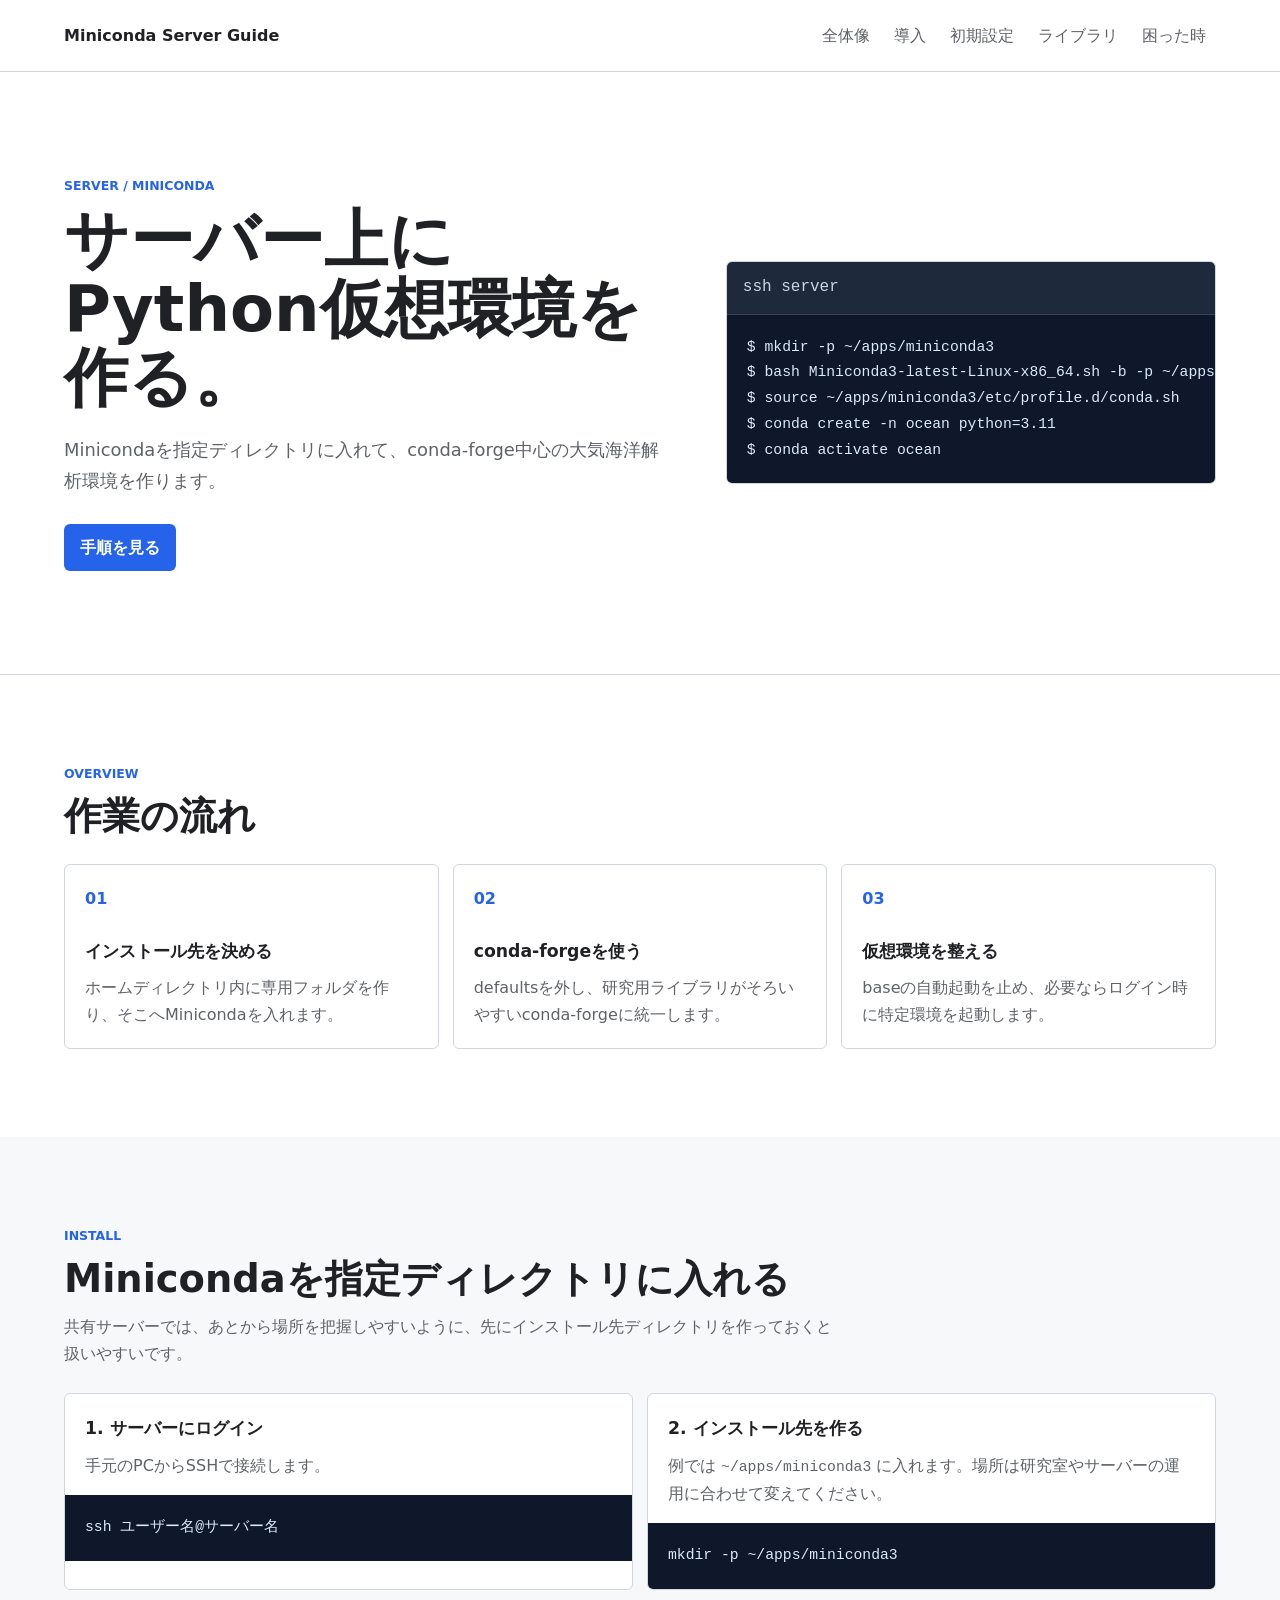
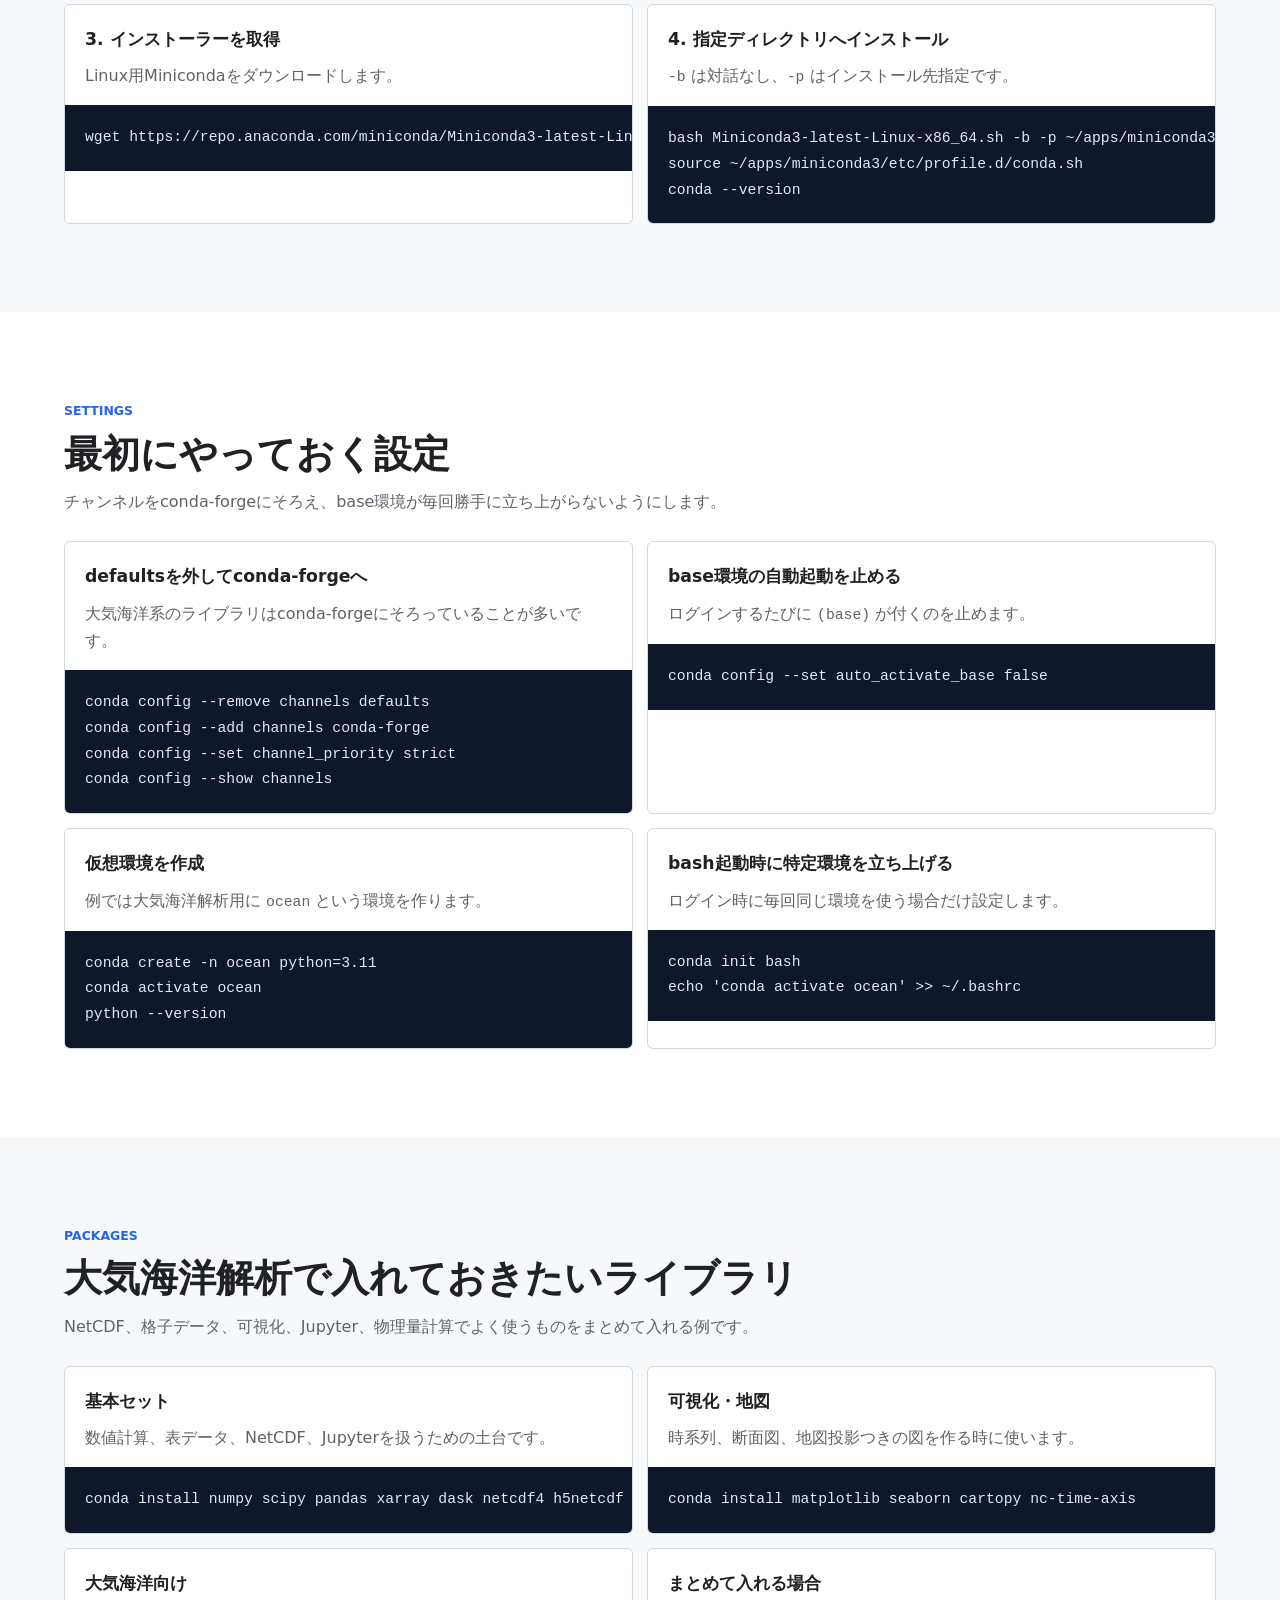
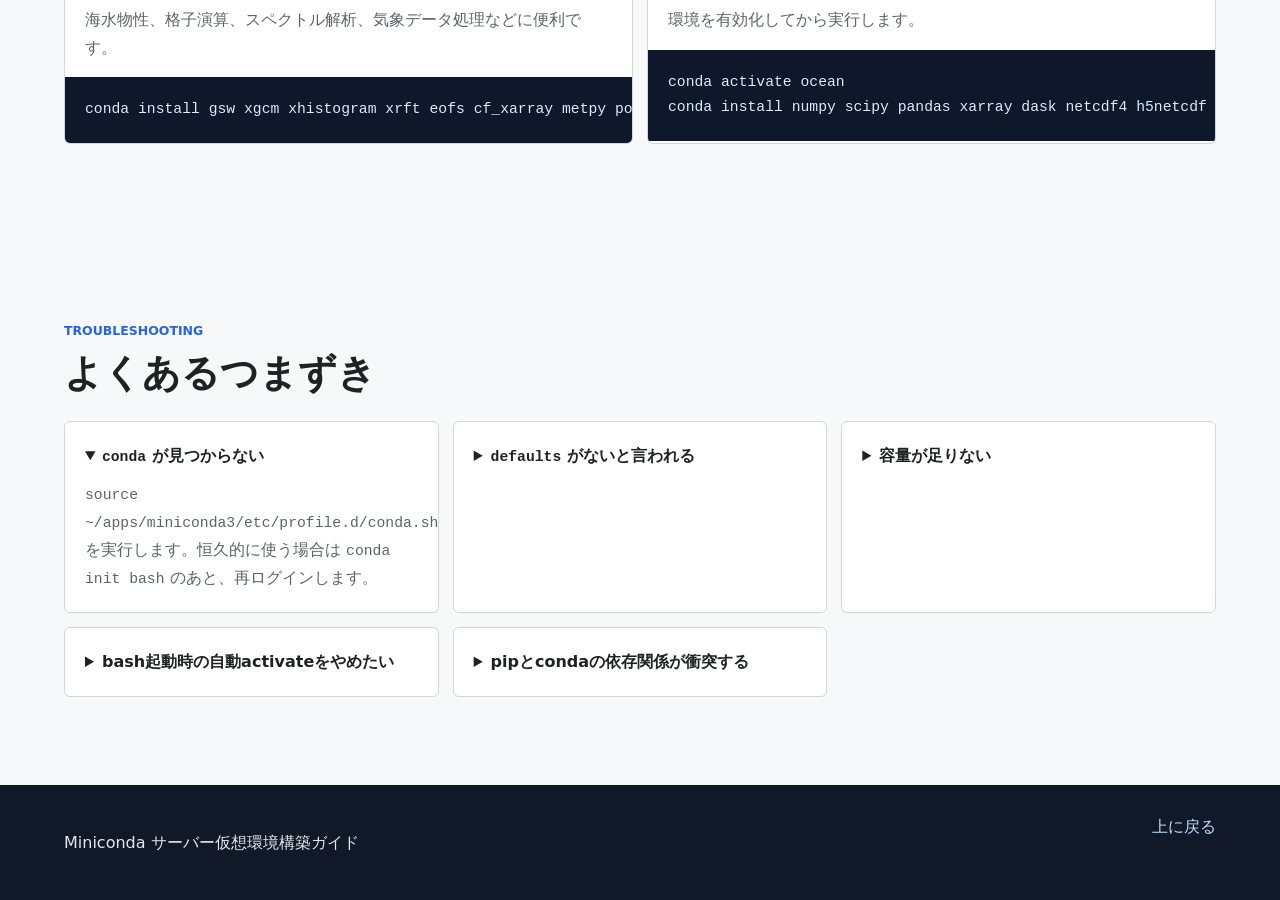
<file: miniconda-github/index.html>
<!doctype html>
<html lang="ja">
<head>
  <meta charset="utf-8">
  <meta name="viewport" content="width=device-width, initial-scale=1">
  <title>Miniconda サーバー仮想環境構築ガイド</title>
  <meta name="description" content="サーバー上でMinicondaを使ってPython仮想環境を構築するための実践ガイド。">
  <link rel="stylesheet" href="styles.css?v=20260619-3">
</head>
<body>
  <header class="site-header">
    <a class="brand" href="#top">Miniconda Server Guide</a>
    <nav class="top-nav" aria-label="ページ内ナビゲーション">
      <a href="#flow">全体像</a>
      <a href="#setup">導入</a>
      <a href="#settings">初期設定</a>
      <a href="#packages">ライブラリ</a>
      <a href="#trouble">困った時</a>
    </nav>
  </header>

  <main id="top">
    <section class="hero">
      <div>
        <p class="eyebrow">Server / Miniconda</p>
        <h1>サーバー上にPython仮想環境を作る。</h1>
        <p class="lead">Minicondaを指定ディレクトリに入れて、conda-forge中心の大気海洋解析環境を作ります。</p>
        <a class="button" href="#setup">手順を見る</a>
      </div>
      <div class="terminal-panel" aria-label="サーバー上での操作例">
        <div class="terminal-top">ssh server</div>
        <pre><code>$ mkdir -p ~/apps/miniconda3
$ bash Miniconda3-latest-Linux-x86_64.sh -b -p ~/apps/miniconda3
$ source ~/apps/miniconda3/etc/profile.d/conda.sh
$ conda create -n ocean python=3.11
$ conda activate ocean</code></pre>
      </div>
    </section>

    <section id="flow" class="section">
      <div class="section-heading">
        <p class="eyebrow">Overview</p>
        <h2>作業の流れ</h2>
      </div>
      <div class="flow-grid">
        <article>
          <span class="step-number">01</span>
          <h3>インストール先を決める</h3>
          <p>ホームディレクトリ内に専用フォルダを作り、そこへMinicondaを入れます。</p>
        </article>
        <article>
          <span class="step-number">02</span>
          <h3>conda-forgeを使う</h3>
          <p>defaultsを外し、研究用ライブラリがそろいやすいconda-forgeに統一します。</p>
        </article>
        <article>
          <span class="step-number">03</span>
          <h3>仮想環境を整える</h3>
          <p>baseの自動起動を止め、必要ならログイン時に特定環境を起動します。</p>
        </article>
      </div>
    </section>

    <section id="setup" class="section setup-section">
      <div class="section-heading">
        <p class="eyebrow">Install</p>
        <h2>Minicondaを指定ディレクトリに入れる</h2>
        <p>共有サーバーでは、あとから場所を把握しやすいように、先にインストール先ディレクトリを作っておくと扱いやすいです。</p>
      </div>
      <div class="steps">
        <article class="command-block">
          <h3>1. サーバーにログイン</h3>
          <p>手元のPCからSSHで接続します。</p>
          <pre><code>ssh ユーザー名@サーバー名</code></pre>
        </article>
        <article class="command-block">
          <h3>2. インストール先を作る</h3>
          <p>例では <code>~/apps/miniconda3</code> に入れます。場所は研究室やサーバーの運用に合わせて変えてください。</p>
          <pre><code>mkdir -p ~/apps/miniconda3</code></pre>
        </article>
        <article class="command-block">
          <h3>3. インストーラーを取得</h3>
          <p>Linux用Minicondaをダウンロードします。</p>
          <pre><code>wget https://repo.anaconda.com/miniconda/Miniconda3-latest-Linux-x86_64.sh</code></pre>
        </article>
        <article class="command-block">
          <h3>4. 指定ディレクトリへインストール</h3>
          <p><code>-b</code> は対話なし、<code>-p</code> はインストール先指定です。</p>
          <pre><code>bash Miniconda3-latest-Linux-x86_64.sh -b -p ~/apps/miniconda3
source ~/apps/miniconda3/etc/profile.d/conda.sh
conda --version</code></pre>
        </article>
      </div>
    </section>

    <section id="settings" class="section">
      <div class="section-heading">
        <p class="eyebrow">Settings</p>
        <h2>最初にやっておく設定</h2>
        <p>チャンネルをconda-forgeにそろえ、base環境が毎回勝手に立ち上がらないようにします。</p>
      </div>
      <div class="steps">
        <article class="command-block">
          <h3>defaultsを外してconda-forgeへ</h3>
          <p>大気海洋系のライブラリはconda-forgeにそろっていることが多いです。</p>
          <pre><code>conda config --remove channels defaults
conda config --add channels conda-forge
conda config --set channel_priority strict
conda config --show channels</code></pre>
        </article>
        <article class="command-block">
          <h3>base環境の自動起動を止める</h3>
          <p>ログインするたびに <code>(base)</code> が付くのを止めます。</p>
          <pre><code>conda config --set auto_activate_base false</code></pre>
        </article>
        <article class="command-block">
          <h3>仮想環境を作成</h3>
          <p>例では大気海洋解析用に <code>ocean</code> という環境を作ります。</p>
          <pre><code>conda create -n ocean python=3.11
conda activate ocean
python --version</code></pre>
        </article>
        <article class="command-block">
          <h3>bash起動時に特定環境を立ち上げる</h3>
          <p>ログイン時に毎回同じ環境を使う場合だけ設定します。</p>
          <pre><code>conda init bash
echo 'conda activate ocean' >> ~/.bashrc</code></pre>
        </article>
      </div>
    </section>

    <section id="packages" class="section setup-section">
      <div class="section-heading">
        <p class="eyebrow">Packages</p>
        <h2>大気海洋解析で入れておきたいライブラリ</h2>
        <p>NetCDF、格子データ、可視化、Jupyter、物理量計算でよく使うものをまとめて入れる例です。</p>
      </div>
      <div class="steps">
        <article class="command-block">
          <h3>基本セット</h3>
          <p>数値計算、表データ、NetCDF、Jupyterを扱うための土台です。</p>
          <pre><code>conda install numpy scipy pandas xarray dask netcdf4 h5netcdf h5py zarr cftime bottleneck numba jupyterlab ipykernel</code></pre>
        </article>
        <article class="command-block">
          <h3>可視化・地図</h3>
          <p>時系列、断面図、地図投影つきの図を作る時に使います。</p>
          <pre><code>conda install matplotlib seaborn cartopy nc-time-axis</code></pre>
        </article>
        <article class="command-block">
          <h3>大気海洋向け</h3>
          <p>海水物性、格子演算、スペクトル解析、気象データ処理などに便利です。</p>
          <pre><code>conda install gsw xgcm xhistogram xrft eofs cf_xarray metpy pooch</code></pre>
        </article>
        <article class="command-block">
          <h3>まとめて入れる場合</h3>
          <p>環境を有効化してから実行します。</p>
          <pre><code>conda activate ocean
conda install numpy scipy pandas xarray dask netcdf4 h5netcdf h5py zarr cftime bottleneck numba jupyterlab ipykernel matplotlib seaborn cartopy nc-time-axis gsw xgcm xhistogram xrft eofs cf_xarray metpy pooch</code></pre>
        </article>
      </div>
    </section>

    <section id="trouble" class="section">
      <div class="section-heading">
        <p class="eyebrow">Troubleshooting</p>
        <h2>よくあるつまずき</h2>
      </div>
      <div class="faq-grid">
        <details open>
          <summary><code>conda</code> が見つからない</summary>
          <p><code>source ~/apps/miniconda3/etc/profile.d/conda.sh</code> を実行します。恒久的に使う場合は <code>conda init bash</code> のあと、再ログインします。</p>
        </details>
        <details>
          <summary><code>defaults</code> がないと言われる</summary>
          <p>すでに削除済みなら問題ありません。<code>conda config --show channels</code> で <code>conda-forge</code> が入っているか確認します。</p>
        </details>
        <details>
          <summary>容量が足りない</summary>
          <p>使っていない環境を <code>conda env remove -n 環境名</code> で削除し、<code>conda clean -a</code> でキャッシュを整理します。</p>
        </details>
        <details>
          <summary>bash起動時の自動activateをやめたい</summary>
          <p><code>~/.bashrc</code> の <code>conda activate ocean</code> の行を削除します。</p>
        </details>
        <details>
          <summary>pipとcondaの依存関係が衝突する</summary>
          <p>先にCondaで主要パッケージを入れ、最後にpipを使います。依存関係が崩れたら新しい環境を作り直すほうが早い場合があります。</p>
        </details>
      </div>
    </section>
  </main>

  <footer class="site-footer">
    <p>Miniconda サーバー仮想環境構築ガイド</p>
    <a href="#top">上に戻る</a>
  </footer>
</body>
</html>
</file>
<file: miniconda-github/styles.css>
:root {
  --ink: #202124;
  --muted: #5f6368;
  --paper: #ffffff;
  --soft: #f6f8fa;
  --line: #d0d7de;
  --accent: #2563eb;
  --accent-dark: #1d4ed8;
  --code-bg: #0f172a;
  --code-text: #dbeafe;
}

* {
  box-sizing: border-box;
}

html {
  scroll-behavior: smooth;
  background: #fff !important;
}

body {
  margin: 0;
  color: var(--ink);
  background-color: #fff !important;
  background-image: none !important;
  background-attachment: scroll !important;
  background-position: initial !important;
  background-size: auto !important;
  font-family: system-ui, -apple-system, BlinkMacSystemFont, "Segoe UI", sans-serif;
  line-height: 1.7;
}

a {
  color: inherit;
}

code {
  font-family: Consolas, "Liberation Mono", monospace;
  font-size: 0.92em;
}

.site-header {
  position: sticky;
  top: 0;
  z-index: 3;
  display: flex;
  align-items: center;
  justify-content: space-between;
  gap: 20px;
  padding: 14px clamp(18px, 5vw, 64px);
  background: #fff;
  border-bottom: 1px solid var(--line);
}

.brand {
  color: var(--ink);
  text-decoration: none;
  font-weight: 800;
}

.top-nav {
  display: flex;
  flex-wrap: wrap;
  justify-content: flex-end;
  gap: 4px;
}

.top-nav a {
  padding: 8px 10px;
  color: var(--muted);
  text-decoration: none;
  border-radius: 6px;
}

.top-nav a:hover {
  color: var(--accent);
  background: var(--soft);
}

.hero {
  display: grid;
  grid-template-columns: minmax(0, 1fr) minmax(320px, 0.82fr);
  align-items: center;
  gap: clamp(28px, 5vw, 72px);
  padding: clamp(58px, 8vw, 112px) clamp(18px, 5vw, 72px);
  border-bottom: 1px solid var(--line);
  background: #fff;
}

.hero h1 {
  max-width: 760px;
  margin: 0;
  font-size: clamp(2.25rem, 5vw, 4.7rem);
  line-height: 1.08;
  letter-spacing: 0;
}

.lead {
  max-width: 690px;
  margin: 22px 0 28px;
  color: var(--muted);
  font-size: clamp(1.05rem, 1.4vw, 1.2rem);
}

.eyebrow {
  margin: 0 0 10px;
  color: var(--accent);
  font-size: 0.78rem;
  font-weight: 800;
  letter-spacing: 0;
  text-transform: uppercase;
}

.button {
  display: inline-flex;
  align-items: center;
  justify-content: center;
  min-height: 44px;
  padding: 10px 16px;
  color: #fff;
  background: var(--accent);
  border-radius: 6px;
  text-decoration: none;
  font-weight: 750;
}

.button:hover {
  background: var(--accent-dark);
}

.terminal-panel,
.command-block,
.flow-grid article,
.faq-grid details {
  background: #fff;
  border: 1px solid var(--line);
  border-radius: 6px;
}

.terminal-panel {
  overflow: hidden;
}

.terminal-top {
  padding: 12px 16px;
  color: #cbd5e1;
  background: #1e293b;
  border-bottom: 1px solid rgba(255, 255, 255, 0.12);
  font-family: Consolas, "Liberation Mono", monospace;
}

pre {
  margin: 0;
  overflow-x: auto;
  color: var(--code-text);
  background: var(--code-bg);
}

pre code {
  display: block;
  min-width: 100%;
  padding: 20px;
  font-size: 0.92rem;
  line-height: 1.75;
}

.section {
  padding: clamp(52px, 7vw, 88px) clamp(18px, 5vw, 72px);
}

.setup-section,
#trouble {
  background: var(--soft);
}

.section-heading {
  max-width: 780px;
  margin-bottom: 26px;
}

.section-heading h2 {
  margin: 0;
  font-size: clamp(1.8rem, 3vw, 2.7rem);
  line-height: 1.16;
  letter-spacing: 0;
}

.section-heading p:not(.eyebrow) {
  margin: 12px 0 0;
  color: var(--muted);
}

.flow-grid {
  display: grid;
  grid-template-columns: repeat(3, minmax(0, 1fr));
  gap: 14px;
}

.flow-grid article,
.command-block,
.faq-grid details {
  padding: 20px;
}

.step-number {
  display: inline-flex;
  margin-bottom: 24px;
  color: var(--accent);
  font-weight: 850;
}

h3 {
  margin: 0 0 8px;
  font-size: 1.08rem;
}

.flow-grid p,
.command-block p,
.faq-grid p {
  margin: 0;
  color: var(--muted);
}

.steps {
  display: grid;
  grid-template-columns: repeat(2, minmax(0, 1fr));
  gap: 14px;
}

.command-block {
  overflow: hidden;
}

.command-block pre {
  margin: 16px -20px -20px;
}

.faq-grid {
  display: grid;
  grid-template-columns: repeat(3, minmax(0, 1fr));
  gap: 14px;
}

.faq-grid summary {
  cursor: pointer;
  font-weight: 780;
}

.faq-grid details p {
  margin-top: 10px;
}

.site-footer {
  display: flex;
  justify-content: space-between;
  gap: 16px;
  padding: 28px clamp(18px, 5vw, 72px);
  color: #e5e7eb;
  background: #111827;
}

.site-footer a {
  color: #bfdbfe;
  text-decoration: none;
}

@media (max-width: 900px) {
  .hero,
  .steps,
  .flow-grid,
  .faq-grid {
    grid-template-columns: 1fr;
  }
}

@media (max-width: 680px) {
  .site-header {
    align-items: flex-start;
    flex-direction: column;
  }

  .top-nav {
    justify-content: flex-start;
  }

  .hero {
    padding-top: 44px;
  }
}
</file>
